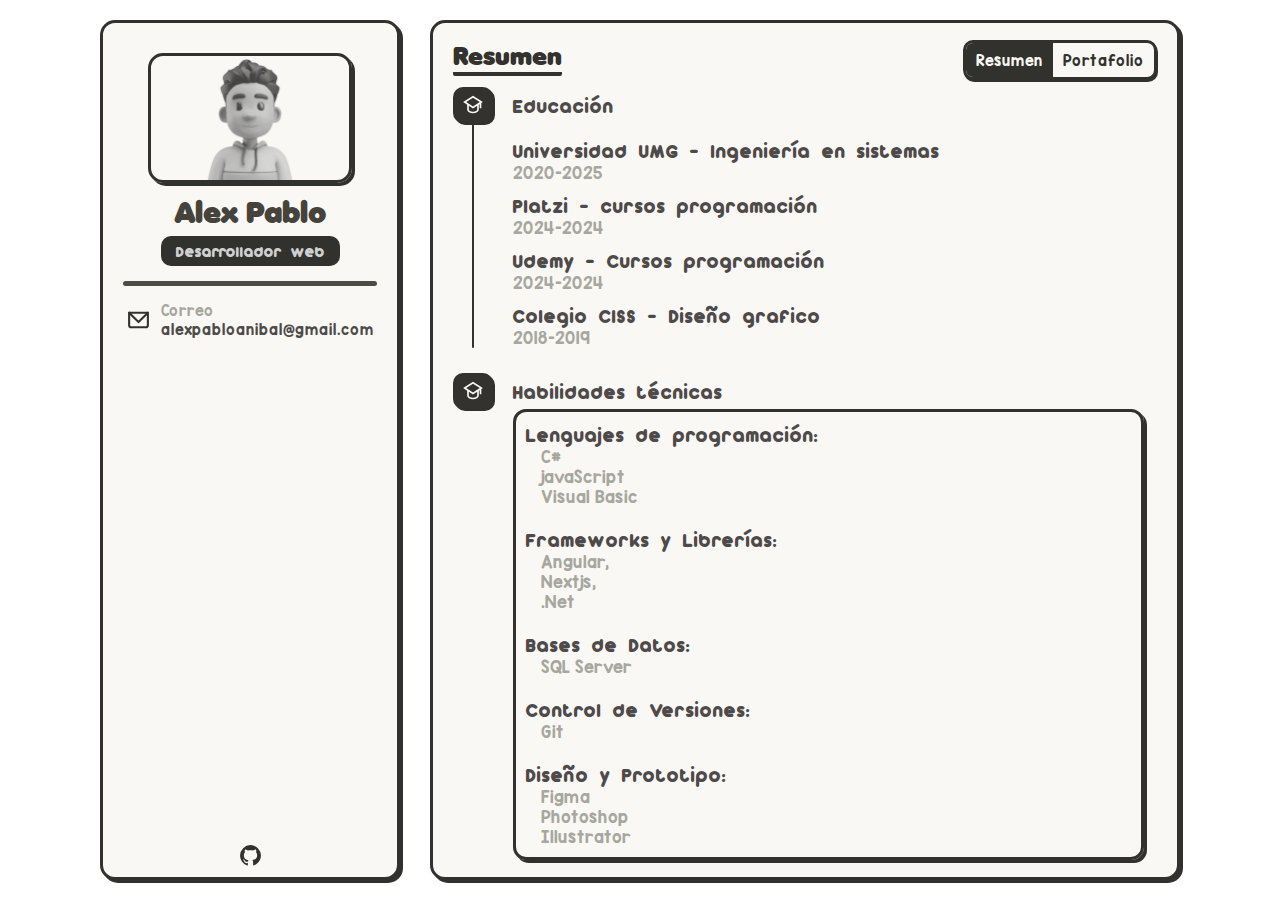
<file: index.html>
<!DOCTYPE html>
<html lang="en">
<head>
    <meta charset="UTF-8">
    <meta name="viewport" content="width=device-width, initial-scale=1.0">
    <link rel="stylesheet" href="./styles/reset.css">
    <link rel="stylesheet" href="./styles/global.css">
    <link rel="stylesheet" href="./styles/skills.css">
    <title>Habilidades</title>
</head>
<body>
    <div class="layout">

        <aside>

            <div>

                <div class="wrapper_borderPefil">
                    <div class="wrapper_imgPerfil">
                        <img src="./assests/img/profile.png" alt="">
                    </div>
                </div>

                <h3 class="namePerfil">Alex Pablo</h3>

                <div class="wrapper_titlePosition">
                    <h2 class="titlePosition">Desarrollador web</h2>
                </div>

                <div class="lineDivider"></div>

                <div>
                    <div class="cardPerfil">
                        <img src="./assests/icon/IconamoonEmail.svg" alt="">
                        <div >
                            <p class="title">Correo</p>
                            <p class="info">alexpabloanibal@gmail.com</p>
                        </div>
                    </div>
                </div>

            </div>

            <div class="wrapper_iconsExternal">
                <a href="https://github.com/Alex-Pablo" target="_blank">
                    <img src="./assests/icon/MdiGithub.svg" class="iconsmall" alt="github">
                </a>
            </div>
        </aside>


        <div class="container">

            <header>
                <p class="titlePage">Resumen</p>

                <nav>
                    <ul class="items">
                        <li class="nav-item"><a class="link-item activeLink" href="./index.html">Resumen</a></li>
                        <li class="nav-item"><a class="link-item" href="./pages/portfolio.html">Portafolio</a></li>
                    </ul>
                </nav>
            </header>

            <main>


                <div class="container-resume">


                    <section>
                        <div class="wrapper_Title">
                            <div class="wrapper_icon">
                                <img src="./assests/icon/TdesignEducation.svg" alt="" width="20">
                            </div>
                            <p class="wrapper_Title_Title">Educación</p>
                        </div>

                        <div class="wrapper_Education wrapper_Title">
                            <div class="wrapperlineVertical">
                                <div class="lineVertical"></div>
                            </div>

                            <div class="wrapperListItems">

                                <div class="wrapper-item">
                                    <p class="item-title">Universidad UMG - Ingeniería en sistemas</p>
                                    <p class="item-subtitle">2020-2025</p>
                                </div>

                                <div class="wrapper-item">
                                    <p class="item-title">Platzi - cursos programación</p>
                                    <p class="item-subtitle">2024-2024</p>
                                </div>

                                <div class="wrapper-item">
                                    <p class="item-title">Udemy - Cursos programación</p>
                                    <p class="item-subtitle">2024-2024</p>
                                </div>

                                <div class="wrapper-item">
                                    <p class="item-title">Colegio CISS - Diseño grafico</p>
                                    <p class="item-subtitle">2018-2019</p>
                                </div>
                            </div>

                        </div>
                    </section>

                    <section>
                        <div class="wrapper_Title">
                            <div class="wrapper_icon">
                                <img src="./assests/icon/TdesignEducation.svg" alt="" width="20">
                            </div>
                            <p class="wrapper_Title_Title">Habilidades técnicas</p>
                        </div>

                        <div class="wrapper_Title">
                            <div class="wrapper_Skills">


                                <div class="wrapperCategory-skills">
                                    <p class="item-title">Lenguajes de programación:</p>
                                    <div class="wrapper_skill">
                                        <p class="item-subtitle">C#</p>
                                        <p class="item-subtitle">javaScript</p>
                                        <p class="item-subtitle">Visual Basic</p>
                                    </div>
                                </div>


                                <div class="wrapperCategory-skills">
                                    <p class="item-title">Frameworks y Librerías:</p>
                                    <div class="wrapper_skill">
                                        <p class="item-subtitle">Angular, </p>
                                        <p class="item-subtitle">Nextjs,</p>
                                        <p class="item-subtitle">.Net</p>
                                    </div>
                                </div>

                                <div class="wrapperCategory-skills">
                                    <p class="item-title">Bases de Datos:</p>
                                    <div class="wrapper_skill">
                                        <p class="item-subtitle">SQL Server</p>
                                    </div>
                                </div>

                                <div class="wrapperCategory-skills">
                                    <p class="item-title">Control de Versiones:</p>
                                    <div class="wrapper_skill">
                                        <p class="item-subtitle">Git</p>
                                    </div>
                                </div>

                                <div class="wrapperCategory-skills">
                                    <p class="item-title">Diseño y Prototipo:</p>
                                    <div class="wrapper_skill">
                                        <p class="item-subtitle">Figma</p>
                                        <p class="item-subtitle">Photoshop</p>
                                        <p class="item-subtitle">Illustrator</p>
                                    </div>
                                </div>


                            </div>
                        </div>
                    </section>
                </div>



            </main>

        </div>
    </div>
</body>
</html>
</file>
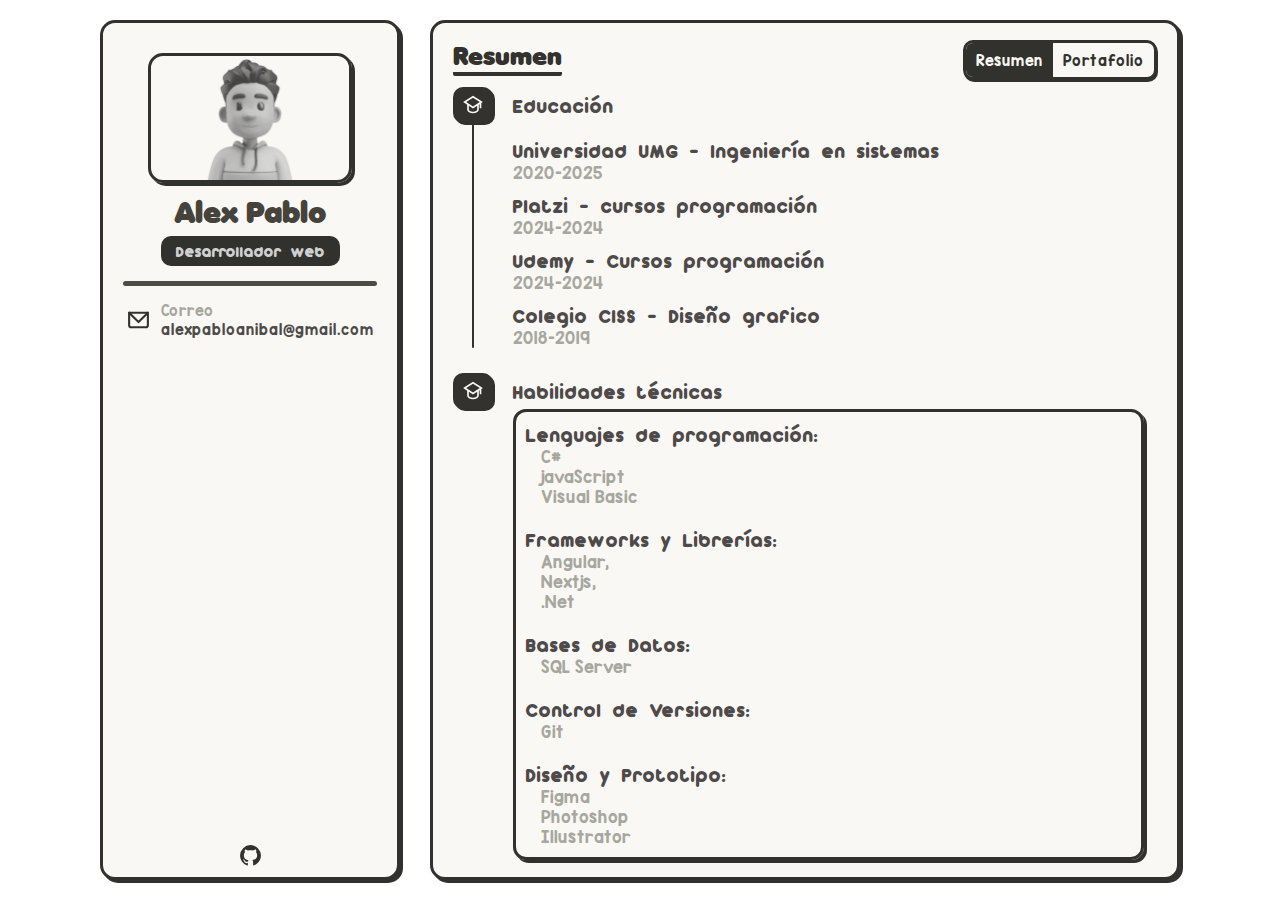
<file: pages/index.html>
<!DOCTYPE html>
<html lang="en">
<head>
    <meta charset="UTF-8">
    <meta name="viewport" content="width=device-width, initial-scale=1.0">
    <link rel="stylesheet" href="../styles/reset.css">
    <link rel="stylesheet" href="../styles/global.css">
    <link rel="stylesheet" href="../styles/skills.css">
    <title>Habilidades</title>
</head>
<body>
    <div class="layout">

        <aside>

            <div>

                <div class="wrapper_borderPefil">
                    <div class="wrapper_imgPerfil">
                        <img src="../assests/img/profile.png" alt="">
                    </div>
                </div>

                <h3 class="namePerfil">Alex Pablo</h3>

                <div class="wrapper_titlePosition">
                    <h2 class="titlePosition">Desarrollador web</h2>
                </div>

                <div class="lineDivider"></div>

                <div>
                    <div class="cardPerfil">
                        <img src="../assests/icon/IconamoonEmail.svg" alt="">
                        <div >
                            <p class="title">Correo</p>
                            <p class="info">alexpabloanibal@gmail.com</p>
                        </div>
                    </div>
                </div>

            </div>

            <div class="wrapper_iconsExternal">
                <a href="https://github.com/Alex-Pablo" target="_blank">
                    <img src="../assests/icon/MdiGithub.svg" class="iconsmall" alt="github">
                </a>
            </div>
        </aside>


        <div class="container">

            <header>
                <p class="titlePage">Resumen</p>

                <nav>
                    <ul class="items">
                        <li class="nav-item"><a class="link-item activeLink" href="./index.html">Resumen</a></li>
                        <li class="nav-item"><a class="link-item" href="./portfolio.html">Portafolio</a></li>
                    </ul>
                </nav>
            </header>

            <main>


                <div class="container-resume">


                    <section>
                        <div class="wrapper_Title">
                            <div class="wrapper_icon">
                                <img src="../assests/icon/TdesignEducation.svg" alt="" width="20">
                            </div>
                            <p class="wrapper_Title_Title">Educación</p>
                        </div>

                        <div class="wrapper_Education wrapper_Title">
                            <div class="wrapperlineVertical">
                                <div class="lineVertical"></div>
                            </div>

                            <div class="wrapperListItems">

                                <div class="wrapper-item">
                                    <p class="item-title">Universidad UMG - Ingeniería en sistemas</p>
                                    <p class="item-subtitle">2020-2025</p>
                                </div>

                                <div class="wrapper-item">
                                    <p class="item-title">Platzi - cursos programación</p>
                                    <p class="item-subtitle">2024-2024</p>
                                </div>

                                <div class="wrapper-item">
                                    <p class="item-title">Udemy - Cursos programación</p>
                                    <p class="item-subtitle">2024-2024</p>
                                </div>

                                <div class="wrapper-item">
                                    <p class="item-title">Colegio CISS - Diseño grafico</p>
                                    <p class="item-subtitle">2018-2019</p>
                                </div>
                            </div>

                        </div>
                    </section>

                    <section>
                        <div class="wrapper_Title">
                            <div class="wrapper_icon">
                                <img src="../assests/icon/TdesignEducation.svg" alt="" width="20">
                            </div>
                            <p class="wrapper_Title_Title">Habilidades técnicas</p>
                        </div>

                        <div class="wrapper_Title">
                            <div class="wrapper_Skills">


                                <div class="wrapperCategory-skills">
                                    <p class="item-title">Lenguajes de programación:</p>
                                    <div class="wrapper_skill">
                                        <p class="item-subtitle">C#</p>
                                        <p class="item-subtitle">javaScript</p>
                                        <p class="item-subtitle">Visual Basic</p>
                                    </div>
                                </div>


                                <div class="wrapperCategory-skills">
                                    <p class="item-title">Frameworks y Librerías:</p>
                                    <div class="wrapper_skill">
                                        <p class="item-subtitle">Angular, </p>
                                        <p class="item-subtitle">Nextjs,</p>
                                        <p class="item-subtitle">.Net</p>
                                    </div>
                                </div>

                                <div class="wrapperCategory-skills">
                                    <p class="item-title">Bases de Datos:</p>
                                    <div class="wrapper_skill">
                                        <p class="item-subtitle">SQL Server</p>
                                    </div>
                                </div>

                                <div class="wrapperCategory-skills">
                                    <p class="item-title">Control de Versiones:</p>
                                    <div class="wrapper_skill">
                                        <p class="item-subtitle">Git</p>
                                    </div>
                                </div>

                                <div class="wrapperCategory-skills">
                                    <p class="item-title">Diseño y Prototipo:</p>
                                    <div class="wrapper_skill">
                                        <p class="item-subtitle">Figma</p>
                                        <p class="item-subtitle">Photoshop</p>
                                        <p class="item-subtitle">Illustrator</p>
                                    </div>
                                </div>


                            </div>
                        </div>
                    </section>
                </div>



            </main>

        </div>
    </div>
</body>
</html>
</file>
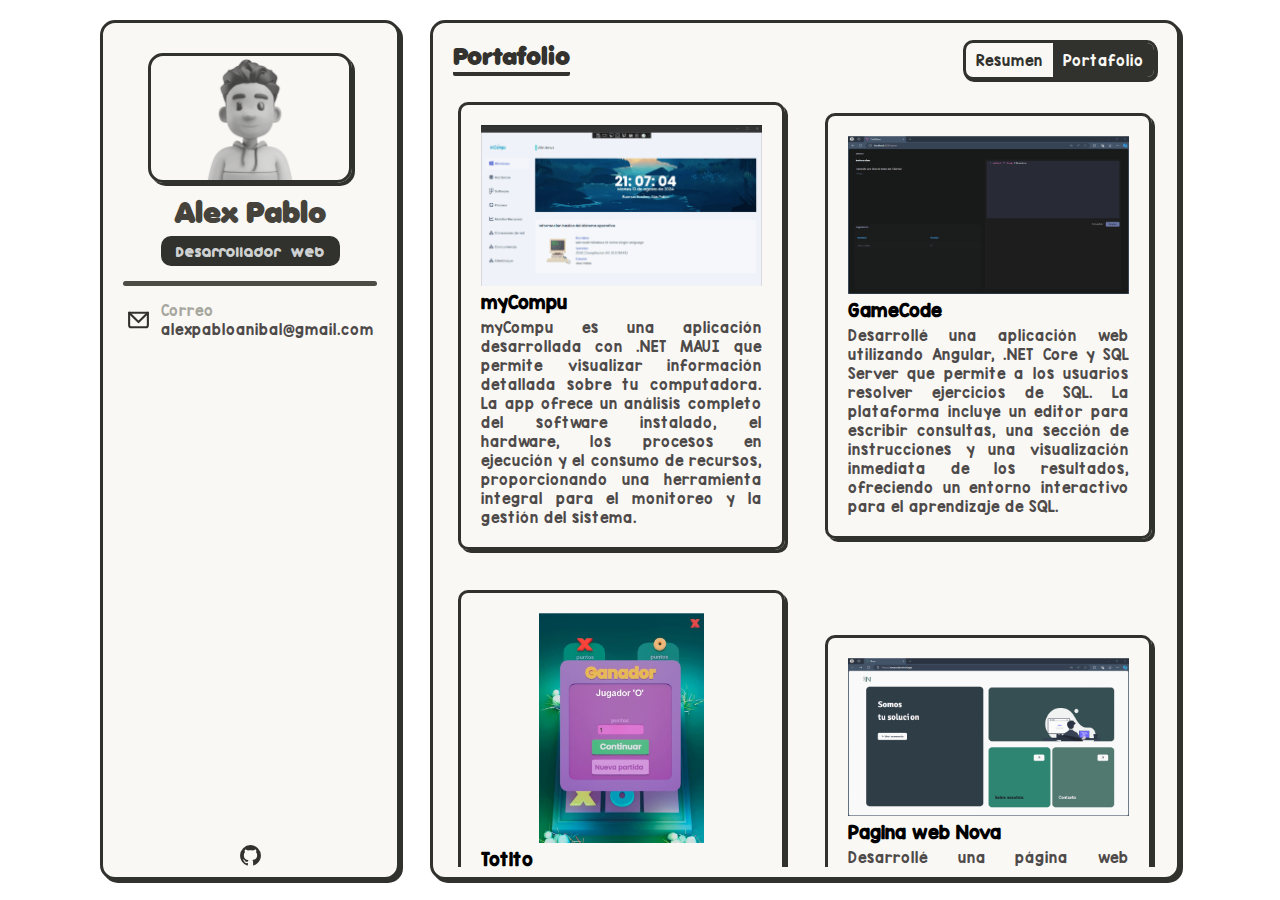
<file: pages/portfolio.html>
<!DOCTYPE html>
<html lang="es">
<head>
    <meta charset="UTF-8">
    <meta name="viewport" content="width=device-width, initial-scale=1.0">
    <link rel="stylesheet" href="../styles/reset.css">
    <link rel="stylesheet" href="../styles/global.css">
    <link rel="stylesheet" href="../styles/portfolio.css">
    <title>Portafolio</title>
</head>
<body>
    <div class="layout">

        <aside>

            <div>

                <div class="wrapper_borderPefil">
                    <div class="wrapper_imgPerfil">
                        <img src="../assests/img/profile.png" alt="">
                    </div>
                </div>

                <h3 class="namePerfil">Alex Pablo</h3>

                <div class="wrapper_titlePosition">
                    <h2 class="titlePosition">Desarrollador web</h2>
                </div>

                <div class="lineDivider"></div>

                <div>
                    <div class="cardPerfil">
                        <img src="../assests/icon/IconamoonEmail.svg" alt="">
                        <div >
                            <p class="title">Correo</p>
                            <p class="info">alexpabloanibal@gmail.com</p>
                        </div>
                    </div>
                </div>

            </div>

            <div class="wrapper_iconsExternal">
                <a href="https://github.com/Alex-Pablo" target="_blank">
                    <img src="../assests/icon/MdiGithub.svg" class="iconsmall" alt="github">
                </a>
            </div>
        </aside>


        <div class="container">

            <header>
                <p class="titlePage">Portafolio</p>

                <nav>
                    <ul class="items">
                        <li class="nav-item"><a class="link-item" href="../index.html">Resumen</a></li>
                        <li class="nav-item"><a class="link-item activeLink" href="./portfolio.html">Portafolio</a></li>
                    </ul>
                </nav>
            </header>

            <main>


                <div class="card-container">


                    <div class="card">
                        <img  src="../assests/img/administradorCompu.png" alt="Card 1">
                        <h2 class="tileCard">myCompu</h2>
                        <p class="descriptionCard">myCompu es una aplicación desarrollada con .NET MAUI que permite visualizar información detallada sobre tu computadora. La app ofrece un análisis completo del software instalado, el hardware, los procesos en ejecución y el consumo de recursos, proporcionando una herramienta integral para el monitoreo y la gestión del sistema.</p>
                        
                    </div>


                    <div class="card">
                        <img  src="../assests/img/GameCode.png" alt="Card 1">
                        <h2 class="tileCard">GameCode</h2>
                        <p class="descriptionCard">Desarrollé una aplicación web utilizando Angular, .NET Core y SQL Server que permite a los usuarios resolver ejercicios de SQL. La plataforma incluye un editor para escribir consultas, una sección de instrucciones y una visualización inmediata de los resultados, ofreciendo un entorno interactivo para el aprendizaje de SQL.</p>
                        
                    </div>

                    <div class="card">
                        <div class="wrapper_img">
                            <img  class="imgHorizontal" src="../assests/img/totito.jpg" alt="Card 1">
                        </div>
                        <h2 class="tileCard">Totito</h2>
                        <p class="descriptionCard">Desarrollé el juego Totito utilizando Java para la lógica del juego y Blender para la creación de los recursos gráficos. El proyecto incluye un sistema de control de turnos, detección de ganadores y manejo de empates, brindando una experiencia fluida y visualmente atractiva. Este juego fue diseñado como un proyecto interactivo para mejorar mis habilidades en desarrollo de videojuegos y modelado 3D..</p>
                    </div>

                    <div class="card">
                        <img  src="../assests/img/nova.png" alt="Card 1">
                        <h2 class="tileCard">Pagina web Nova</h2>
                        <p class="descriptionCard">Desarrollé una página web utilizando Next.js y MongoDB para gestionar y almacenar información de una empresa. La plataforma muestra datos clave como información de contacto, detalles de empleados, así como la misión y visión de la organización. Este proyecto combina una estructura moderna de front-end con una base de datos NoSQL para ofrecer un sitio web eficiente y dinámico.</p>
                        
                    </div>

                    <div class="card">
                        <img  src="../assests/img/lectorPDF.png" alt="Card 1">
                        <h2 class="tileCard">Lector de PDF</h2>
                        <p class="descriptionCard">Desarrollé una aplicación en Python utilizando Streamlit y la API de ChatGPT que permite a los usuarios cargar un archivo PDF y realizarle preguntas directamente sobre su contenido. La aplicación procesa el PDF y genera respuestas inteligentes basadas en el texto
                </div>



            </main>

        </div>
    </div>
</body>
</html>
</file>
<file: styles/global.css>
:root{
    --second-bg-color:#FFFFFF;
    --primary-bg-color:#FAF8F4;
    --border-bg-color:#31322D;
    --border-line-color:#4C4E46;
    --txt-primary-color:#46433C;
    --text-second-color:#CED0D1;
    --txt-third-color:#A6A79E;
    --txt-fourth-color:#4E4A4A;
    --third-bg-color:#33322E;
}

@font-face {
    font-family: anjaEliane;
    src: url(../assests/fonts/AnjaElianeaccent002.ttf);
}

@font-face {
    font-family: dunkinSansRegular;
    src: url(../assests/fonts/DunkinSans.otf);
}
@font-face {
    font-family: dunkinSansBold;
    src: url(../assests/fonts/DunkinSansBold.otf);
}
@font-face {
    font-family: kgRedHands;
    src: url(../assests/fonts/KGRedHands.ttf);
}



.layout{
    display: grid;
    grid-template-columns:300px 1fr;
    gap: 30px;
    height: 100vh;
    padding: 20px 100px;
    background-color: var(--second-bg-color);
}

aside{
    background-color: var(--primary-bg-color);
    border-radius: 15px;
    border: var(--border-bg-color) solid 3px;
    box-shadow: 3px 3px 0px var(--border-bg-color);
    display: flex;
    flex-direction: column;
    justify-content: space-between;
    padding: 30px 20px 5px 20px;
}

.wrapper_iconsExternal{
    display: flex;
    flex-direction: row;
    align-items: center;
    justify-content: center;
    gap: 10px;
}

.iconsmall{
    width: 25px;
}

.wrapper_borderPefil{
    display: flex;
    justify-content: center;
}
.wrapper_imgPerfil{
    width: 80%;
    height: 130px;
    border-radius: 15px;
    border: var(--border-bg-color) solid 3px;
    box-shadow: 3px 3px 0px var(--border-bg-color);
    display: flex;
    justify-content: center;
}

.wrapper_imgPerfil img{
    height: 100%;
    filter: saturate(0%) contrast(90%) opacity(80%);
    user-select: none !important;
}

.namePerfil{
    color: var(--txt-primary-color);
    font-family: anjaEliane;
    font-weight:lighter;
    text-align: center;
    margin: 15px 0 5px 0;
    font-size: 1.8rem;
}

.wrapper_titlePosition{
    display: flex;
    flex-direction: row;
    justify-content: center;
    
}

.titlePosition{
    font-family: dunkinSansRegular;
    font-size: 0.8rem;
    background-color: var(--border-bg-color);
    color: var(--text-second-color);
    padding: 5px 15px;
    border-radius: 10px;
    font-weight:lighter;
}

.lineDivider{
    width: 100%;
    height: 5px;
    background-color: var(--border-line-color);
    border-radius: 10px;
    margin: 15px 0;
}

.cardPerfil{
    display: flex;
    flex-direction: row;
    justify-content: center;
    gap: 10px;
}

.cardPerfil img{
    width: 25px;
}

.cardPerfil .title {
    color: var(--txt-third-color);
    font-family: kgRedHands;
    font-size: 0.8rem;
}

.cardPerfil .info{
    font-family: kgRedHands;
    font-size: 0.8em;
    color: var(--txt-fourth-color); 
}

.container{
    background-color: var(--primary-bg-color);
    border: var(--border-bg-color) solid 3px;
    box-shadow: 3px 3px 0px var(--border-bg-color);
    border-radius: 15px;
    height: 100%;
    display: flex; 
    flex-direction: column;
    overflow: hidden; 
    padding: 10px 20px; 
}

header{
    display: flex;
    flex-direction: row;
    justify-content: space-between;
    align-items: center;
    margin: 7px 0;
}

nav{

}

nav .items{
    display: flex;
    flex-direction: row;
    justify-content: center;
    align-items: center;
    height: 40px;

    background-color: var(--primary-bg-color);
    border: var(--border-bg-color) solid 3px;
    box-shadow: 1px 2px 0px var(--border-bg-color);
    border-radius: 10px;
    overflow: hidden;
}


.nav-item .link-item {
    text-decoration: none;
    padding: 20px 10px;
    font-family:kgRedHands ;
    font-size: 0.8rem;
    color: var(--border-bg-color);
}

.nav-item .activeLink{
    background-color: var(--border-bg-color);
    color: var(--primary-bg-color);
}

header .titlePage{
    font-family:anjaEliane ;
    font-size: 1.5rem;
    color: var(--third-bg-color);
    border-bottom: var(--third-bg-color) solid 4px;
    border-radius: 2px;
}



main{
    overflow: auto;
    flex-grow: 1;
    min-height: 0; 
}


/* responsive */

@media (max-width: 1200px) {
    .layout {
        padding: 20px 50px; 
    }
}

@media (max-width: 868px) {
    .layout {
        padding: 20px 10px; 
        grid-template-columns:280px 1fr;
    }
}

::-webkit-scrollbar {
    height: auto;
    width: 17px;
    background: var(--second-bg-color);
    border: var(--border-bg-color) solid 3px;
  }
  
  ::-webkit-scrollbar-thumb {
    background: var(--border-bg-color);
  }
  
  ::-webkit-scrollbar-corner {
    background: green;
  }
</file>
<file: styles/skills.css>
.container-resume{
    display: flex;
    flex-direction: column;
    gap: 25px;
}

.wrapper_Title{
    display: grid;
    grid-template-columns: 60px 1fr;
    align-items: center;
}

.wrapper_Title_Title{
    font-family: dunkinSansRegular;
    color: var(--txt-fourth-color);
    font-size: 1rem;
}

.wrapper_icon{
    width: 40px;
    height: 36px;
    border-radius: 10px;
    background-color: var(--third-bg-color);
    box-shadow: 2px 2px 0px var(--border-bg-color);
    display: flex;
    justify-content: center;
    align-items: center;
}
.wrapper_Education{
    position: relative;
    width: 100%;
}


.wrapperlineVertical{
    width: 40px;
    height: 100%;
    display: flex;
    justify-content: center;
    position: absolute;
}

.lineVertical{
    border-radius: 10px;
    width: 2px;
    height: 100%;
    background-color: var(--third-bg-color);
}

.wrapperListItems{
    grid-column: 2;
    display: flex;
    flex-direction: column;
    gap: 10px;
    margin-top: 15px;
}

.item-title{
    font-family: dunkinSansRegular ;
    font-size: 1rem ;
    color: var(--txt-fourth-color);
}

.item-subtitle{
    font-family: kgRedHands ;
    color: var(--txt-third-color);
    font-size: 0.9rem ;
}


.wrapper_Skills{
    grid-column: 2;
    border-radius: 13px;
    border: var(--border-bg-color) solid 3px;
    box-shadow: 3px 3px 0px var(--border-bg-color);
    width: 98%;
    padding: 10px;
    display: flex;
    flex-direction: column;
    gap: 20px;
}

.wrapperCategory-skills{
    display: flex;
    flex-direction: column;
}

.wrapper_skill{
    padding: 0 0 0 15px;
}
</file>
<file: styles/portfolio.css>
.card-container {
    display: grid;
    grid-template-columns: repeat(auto-fill, minmax(320px, 1fr));
    gap: 40px;
    margin: 10px 0 0 0;
    padding: 5px;
    justify-content: center;
    align-items: center;
}
.card {
    border: 3px solid  var(--border-bg-color);
    box-shadow: 3px 3px 0px var(--border-bg-color);
    border-radius: 10px;
    padding: 20px;
    text-align:justify;
    display: flex;
    flex-direction: column;
    gap: 5px;
    max-width: 450px;
}



.tileCard{
    font-family: kgRedHands;
    font-size: 1rem;
}


.descriptionCard{
    font-family: kgRedHands;
    font-size: 0.8rem;
    color: var(--txt-fourth-color);
}

.wrapper_img{
    display: flex;
    justify-content: center;
}

.imgHorizontal{
    height: 230px !important;
}
</file>
